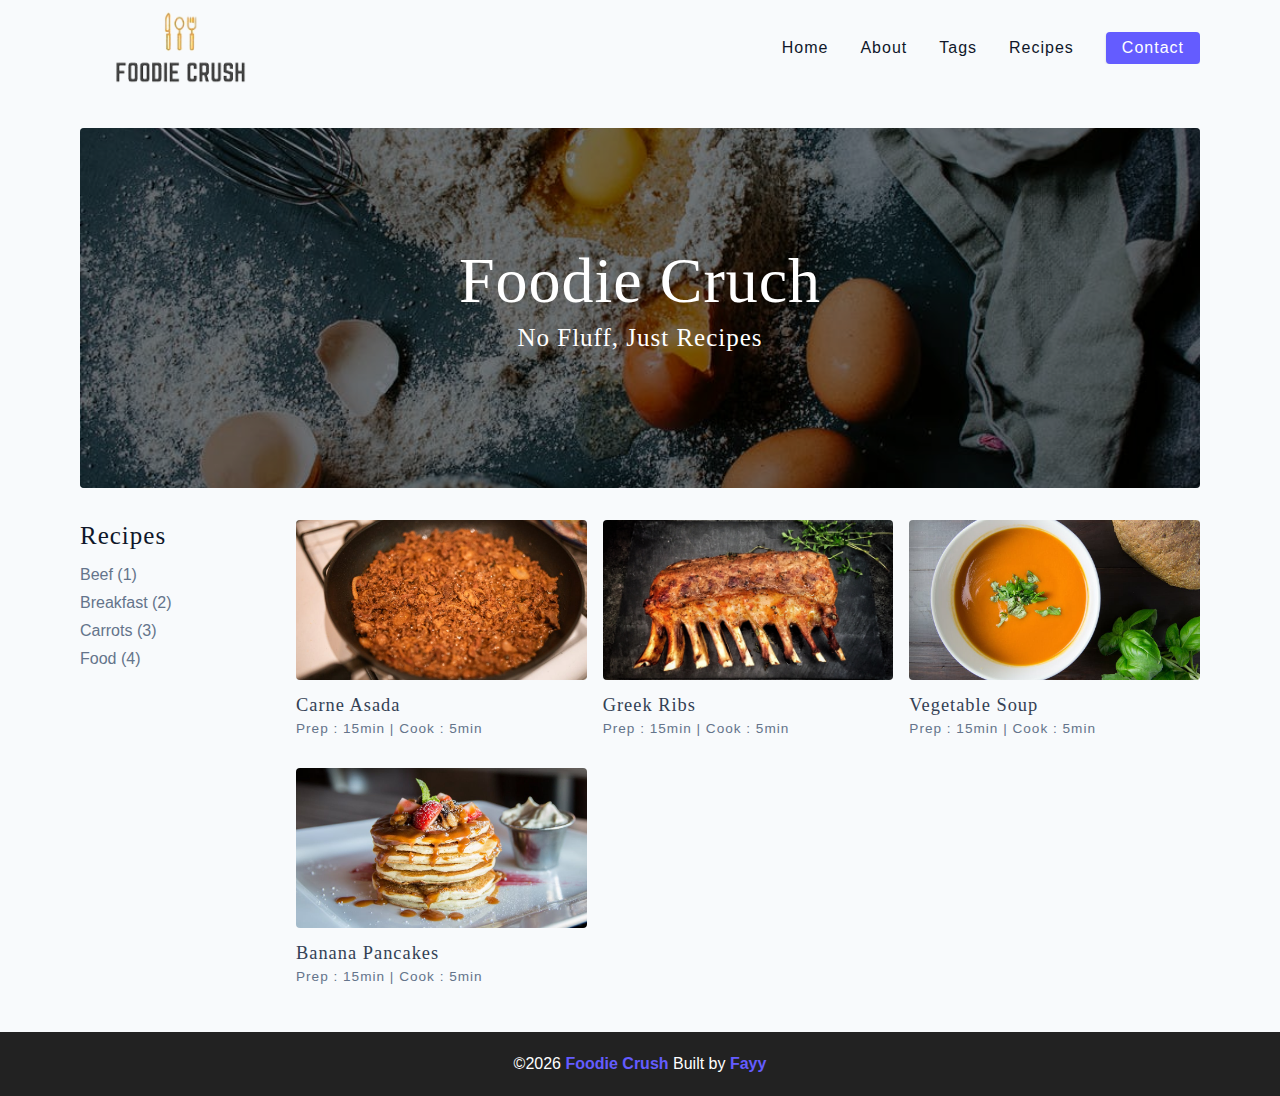
<file: index.html>
<!DOCTYPE html>
<html lang="en">
  <head>
    <meta charset="UTF-8">
    <meta http-equiv="X-UA-Compatible" content="IE=edge">
    <meta name="viewport" content="width=device-width, initial-scale=1.0">
    <title>home</title>
    <!-- favicon-->
    <link rel="shortcut icon" href="assets/icon.jpg" type="image/x-icon">
    <!-- normalize-->
    <link rel="stylesheet" href="css/normalize.css">
    <!-- Google Fonts-->
    <link rel="preconnect" href="https://fonts.googleapis.com">
    <link rel="preconnect" href="https://fonts.gstatic.com" crossorigin="">
    <link href="https://fonts.googleapis.com/css2?family=Roboto:wght@400;500;700;900&amp;display=swap" rel="stylesheet">
    <!-- font-awesome-->
    <link rel="stylesheet" href="https://cdnjs.cloudflare.com/ajax/libs/font-awesome/5.14.0/css/all.min.css">
    <!-- main css-->
    <link rel="stylesheet" href="css/main.css">
  </head>
</html>
<body> 
  <nav class="navbar"> 
    <div class="nav-center"> 
      <div class="nav-header"><a class="nav-logo" href="index.html"><img src="./assets/logo.png" alt="Foodie"></a>
        <button class="nav-btn btn"><i class="fas fa-bars"></i></button>
      </div>
      <div class="nav-links"> <a class="nav-link" href="index.html">Home </a><a class="nav-link" href="about.html">About </a><a class="nav-link" href="tags.html">Tags</a><a class="nav-link" href="recipes.html">Recipes</a>
        <div class="nav-link contact-link"><a class="btn" href="contact.html">contact</a></div>
      </div>
    </div>
  </nav>
  <main class="page"> 
    <header class="hero"> 
      <div class="hero-container"> 
        <div class="hero-text"> 
          <h1>Foodie Cruch</h1>
          <h4>no fluff, just recipes </h4>
        </div>
      </div>
    </header>
    <section class="recipes-container">
      <div class="tags-container"> 
        <h4>recipes</h4>
        <div class="tags-list"> <a href="tag-template.html">Beef (1) </a><a href="tag-template.html">Breakfast (2) </a><a href="tag-template.html">Carrots (3) </a><a href="tag-template.html">Food (4) </a>
        </div>
      </div>
      <div class="recipes-list"><a class="recipe" href="single-recipe.html"><img class="img recipe-img" loading="lazy" src="assets/recipes/recipe-1.webp" alt=""/>
          <h5>Carne Asada</h5>
          <p>Prep : 15min | Cook : 5min</p></a><a class="recipe" href="single-recipe.html"><img class="img recipe-img" loading="lazy" src="assets/recipes/recipe-2.webp" alt=""/>
          <h5>Greek Ribs</h5>
          <p>Prep : 15min | Cook : 5min</p></a><a class="recipe" href="single-recipe.html"><img class="img recipe-img" loading="lazy" src="assets/recipes/recipe-3.webp" alt=""/>
          <h5>Vegetable Soup</h5>
          <p>Prep : 15min | Cook : 5min</p></a><a class="recipe" href="single-recipe.html"><img class="img recipe-img" loading="lazy" src="assets/recipes/recipe-4.webp" alt=""/>
          <h5>Banana Pancakes</h5>
          <p>Prep : 15min | Cook : 5min</p></a>
      </div>
    </section>
  </main>
  <footer class="page-footer"> 
    <p>
       &copy;<span id="date"></span><span class="footer-logo"> Foodie Crush </span> Built by <a href="https://github.com/Nyctophilus">Fayy</a></p>
  </footer>
  <script src="js/app.js"></script>
</body>
</file>
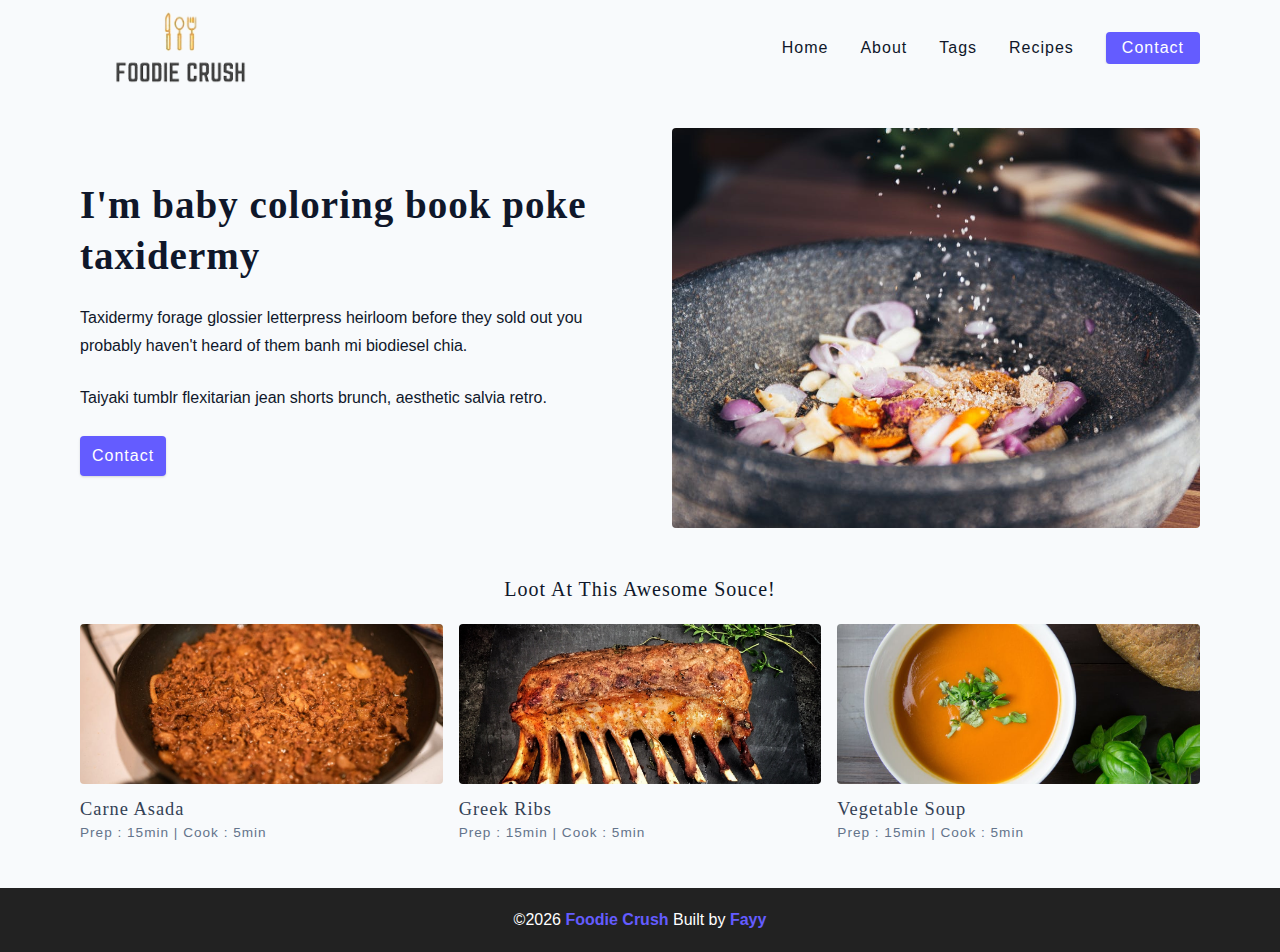
<file: about.html>
<!DOCTYPE html>
<html lang="en">
  <head>
    <meta charset="UTF-8">
    <meta http-equiv="X-UA-Compatible" content="IE=edge">
    <meta name="viewport" content="width=device-width, initial-scale=1.0">
    <title>About Us</title>
    <!-- favicon-->
    <link rel="shortcut icon" href="assets/icon.jpg" type="image/x-icon">
    <!-- normalize-->
    <link rel="stylesheet" href="css/normalize.css">
    <!-- Google Fonts-->
    <link rel="preconnect" href="https://fonts.googleapis.com">
    <link rel="preconnect" href="https://fonts.gstatic.com" crossorigin="">
    <link href="https://fonts.googleapis.com/css2?family=Roboto:wght@400;500;700;900&amp;display=swap" rel="stylesheet">
    <!-- font-awesome-->
    <link rel="stylesheet" href="https://cdnjs.cloudflare.com/ajax/libs/font-awesome/5.14.0/css/all.min.css">
    <!-- main css-->
    <link rel="stylesheet" href="css/main.css">
  </head>
</html>
<body> 
  <nav class="navbar"> 
    <div class="nav-center"> 
      <div class="nav-header"><a class="nav-logo" href="index.html"><img src="./assets/logo.png" alt="Foodie"></a>
        <button class="nav-btn btn"><i class="fas fa-bars"></i></button>
      </div>
      <div class="nav-links"> <a class="nav-link" href="index.html">Home </a><a class="nav-link" href="about.html">About </a><a class="nav-link" href="tags.html">Tags</a><a class="nav-link" href="recipes.html">Recipes</a>
        <div class="nav-link contact-link"><a class="btn" href="contact.html">contact</a></div>
      </div>
    </div>
  </nav>
  <main class="page"> 
    <section class="about-page"> 
      <article> 
        <h2>I'm baby coloring book poke taxidermy</h2>
        <p>Taxidermy forage glossier letterpress heirloom before they sold out you probably haven't heard of them banh mi biodiesel chia.</p>
        <p>Taiyaki tumblr flexitarian jean shorts brunch, aesthetic salvia retro.</p><a class="btn" href="contact.html">contact</a>
      </article><img class="img about-img" alt="Person Pouring Salt in Bowl" src="assets/about.webp">
    </section>
    <section class="featured-recipes"> 
      <h5 class="featured-title">Loot At This Awesome souce! </h5>
      <div class="recipes-list"> <a class="recipe" href="single-recipe.html"><img class="img recipe-img" loading="lazy" src="assets/recipes/recipe-1.webp" alt=""/>
          <h5>Carne Asada</h5>
          <p>Prep : 15min | Cook : 5min</p></a><a class="recipe" href="single-recipe.html"><img class="img recipe-img" loading="lazy" src="assets/recipes/recipe-2.webp" alt=""/>
          <h5>Greek Ribs</h5>
          <p>Prep : 15min | Cook : 5min</p></a><a class="recipe" href="single-recipe.html"><img class="img recipe-img" loading="lazy" src="assets/recipes/recipe-3.webp" alt=""/>
          <h5>Vegetable Soup</h5>
          <p>Prep : 15min | Cook : 5min</p></a>
      </div>
    </section>
  </main>
  <footer class="page-footer"> 
    <p>
       &copy;<span id="date"></span><span class="footer-logo"> Foodie Crush </span> Built by <a href="https://github.com/Nyctophilus">Fayy</a></p>
  </footer>
  <script src="js/app.js"></script>
</body>
</file>
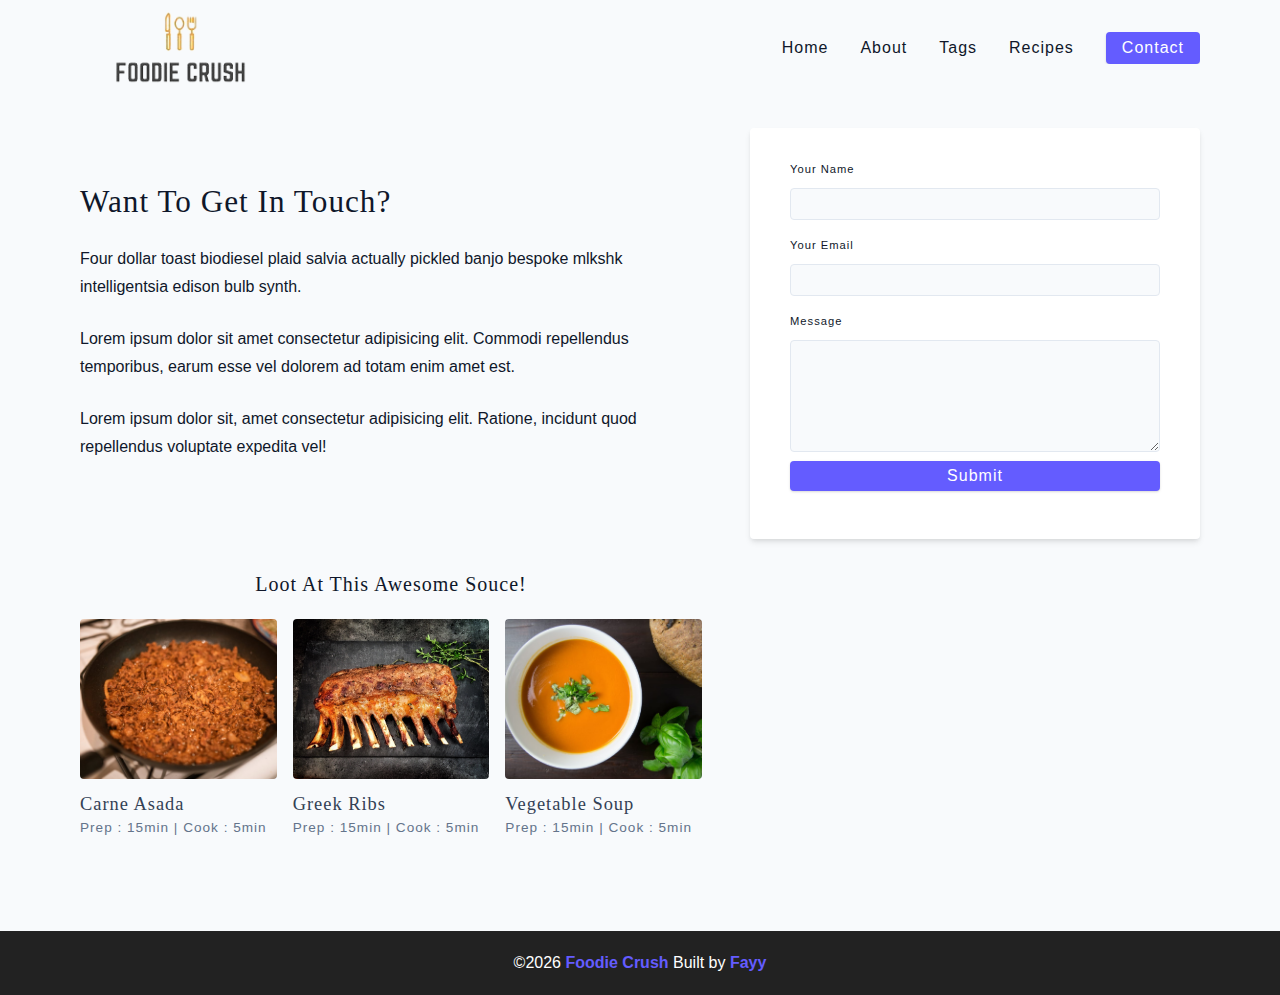
<file: contact.html>
<!DOCTYPE html>
<html lang="en">
  <head>
    <meta charset="UTF-8">
    <meta http-equiv="X-UA-Compatible" content="IE=edge">
    <meta name="viewport" content="width=device-width, initial-scale=1.0">
    <title>Contact</title>
    <!-- favicon-->
    <link rel="shortcut icon" href="assets/icon.jpg" type="image/x-icon">
    <!-- normalize-->
    <link rel="stylesheet" href="css/normalize.css">
    <!-- Google Fonts-->
    <link rel="preconnect" href="https://fonts.googleapis.com">
    <link rel="preconnect" href="https://fonts.gstatic.com" crossorigin="">
    <link href="https://fonts.googleapis.com/css2?family=Roboto:wght@400;500;700;900&amp;display=swap" rel="stylesheet">
    <!-- font-awesome-->
    <link rel="stylesheet" href="https://cdnjs.cloudflare.com/ajax/libs/font-awesome/5.14.0/css/all.min.css">
    <!-- main css-->
    <link rel="stylesheet" href="css/main.css">
  </head>
</html>
<body> 
  <nav class="navbar"> 
    <div class="nav-center"> 
      <div class="nav-header"><a class="nav-logo" href="index.html"><img src="./assets/logo.png" alt="Foodie"></a>
        <button class="nav-btn btn"><i class="fas fa-bars"></i></button>
      </div>
      <div class="nav-links"> <a class="nav-link" href="index.html">Home </a><a class="nav-link" href="about.html">About </a><a class="nav-link" href="tags.html">Tags</a><a class="nav-link" href="recipes.html">Recipes</a>
        <div class="nav-link contact-link"><a class="btn" href="contact.html">contact</a></div>
      </div>
    </div>
  </nav>
  <main class="page"> 
    <section class="contact-container">
      <article class="contact-info">
        <h3>Want To Get In Touch?</h3>
        <p>Four dollar toast biodiesel plaid salvia actually pickled banjo bespoke mlkshk intelligentsia edison bulb synth.</p>
        <p>Lorem ipsum dolor sit amet consectetur adipisicing elit. Commodi repellendus temporibus, earum esse vel dolorem ad totam enim amet est.</p>
        <p>Lorem ipsum dolor sit, amet consectetur adipisicing elit. Ratione, incidunt quod repellendus voluptate expedita vel!</p>
      </article>
      <article> 
        <form class="form contact-form">
          <div class="form-row"> 
            <label class="form-label" html="name">your name </label>
            <input class="form-input" id="name" type="text" name="name"/>
          </div>
          <div class="form-row"> 
            <label class="form-label" html="email">your email </label>
            <input class="form-input" id="email" type="text" name="email"/>
          </div>
          <div class="form-row"> 
            <label class="form-label" html="message">Message</label>
            <textarea class="form-textarea" id="message" name="message"></textarea>
            <button class="btn btn-block" type="submit">submit</button>
          </div>
        </form>
      </article>
      <section class="featured-recipes"> 
        <h5 class="featured-title">Loot At This Awesome souce! </h5>
        <div class="recipes-list"> <a class="recipe" href="single-recipe.html"><img class="img recipe-img" loading="lazy" src="assets/recipes/recipe-1.webp" alt=""/>
            <h5>Carne Asada</h5>
            <p>Prep : 15min | Cook : 5min</p></a><a class="recipe" href="single-recipe.html"><img class="img recipe-img" loading="lazy" src="assets/recipes/recipe-2.webp" alt=""/>
            <h5>Greek Ribs</h5>
            <p>Prep : 15min | Cook : 5min</p></a><a class="recipe" href="single-recipe.html"><img class="img recipe-img" loading="lazy" src="assets/recipes/recipe-3.webp" alt=""/>
            <h5>Vegetable Soup</h5>
            <p>Prep : 15min | Cook : 5min</p></a>
        </div>
      </section>
    </section>
  </main>
  <footer class="page-footer"> 
    <p>
       &copy;<span id="date"></span><span class="footer-logo"> Foodie Crush </span> Built by <a href="https://github.com/Nyctophilus">Fayy</a></p>
  </footer>
  <script src="js/app.js"></script>
</body>
</file>
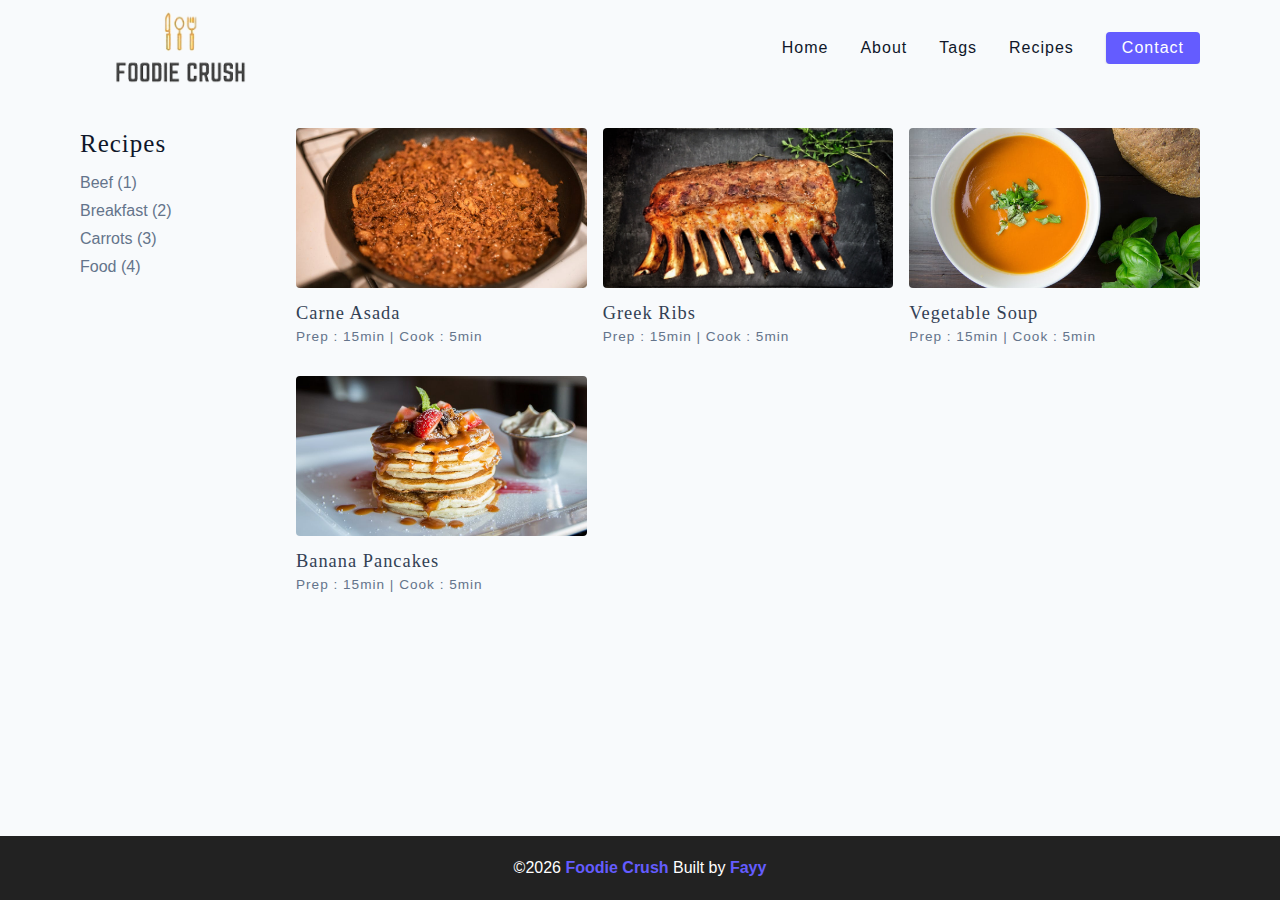
<file: recipes.html>
<!DOCTYPE html>
<html lang="en">
  <head>
    <meta charset="UTF-8">
    <meta http-equiv="X-UA-Compatible" content="IE=edge">
    <meta name="viewport" content="width=device-width, initial-scale=1.0">
    <title>Recipes</title>
    <!-- favicon-->
    <link rel="shortcut icon" href="assets/icon.jpg" type="image/x-icon">
    <!-- normalize-->
    <link rel="stylesheet" href="css/normalize.css">
    <!-- Google Fonts-->
    <link rel="preconnect" href="https://fonts.googleapis.com">
    <link rel="preconnect" href="https://fonts.gstatic.com" crossorigin="">
    <link href="https://fonts.googleapis.com/css2?family=Roboto:wght@400;500;700;900&amp;display=swap" rel="stylesheet">
    <!-- font-awesome-->
    <link rel="stylesheet" href="https://cdnjs.cloudflare.com/ajax/libs/font-awesome/5.14.0/css/all.min.css">
    <!-- main css-->
    <link rel="stylesheet" href="css/main.css">
  </head>
</html>
<body> 
  <nav class="navbar"> 
    <div class="nav-center"> 
      <div class="nav-header"><a class="nav-logo" href="index.html"><img src="./assets/logo.png" alt="Foodie"></a>
        <button class="nav-btn btn"><i class="fas fa-bars"></i></button>
      </div>
      <div class="nav-links"> <a class="nav-link" href="index.html">Home </a><a class="nav-link" href="about.html">About </a><a class="nav-link" href="tags.html">Tags</a><a class="nav-link" href="recipes.html">Recipes</a>
        <div class="nav-link contact-link"><a class="btn" href="contact.html">contact</a></div>
      </div>
    </div>
  </nav>
  <main class="page">
    <section class="recipes-container">
      <div class="tags-container"> 
        <h4>recipes</h4>
        <div class="tags-list"> <a href="tag-template.html">Beef (1) </a><a href="tag-template.html">Breakfast (2) </a><a href="tag-template.html">Carrots (3) </a><a href="tag-template.html">Food (4) </a>
        </div>
      </div>
      <div class="recipes-list"><a class="recipe" href="single-recipe.html"><img class="img recipe-img" loading="lazy" src="assets/recipes/recipe-1.webp" alt=""/>
          <h5>Carne Asada</h5>
          <p>Prep : 15min | Cook : 5min</p></a><a class="recipe" href="single-recipe.html"><img class="img recipe-img" loading="lazy" src="assets/recipes/recipe-2.webp" alt=""/>
          <h5>Greek Ribs</h5>
          <p>Prep : 15min | Cook : 5min</p></a><a class="recipe" href="single-recipe.html"><img class="img recipe-img" loading="lazy" src="assets/recipes/recipe-3.webp" alt=""/>
          <h5>Vegetable Soup</h5>
          <p>Prep : 15min | Cook : 5min</p></a><a class="recipe" href="single-recipe.html"><img class="img recipe-img" loading="lazy" src="assets/recipes/recipe-4.webp" alt=""/>
          <h5>Banana Pancakes</h5>
          <p>Prep : 15min | Cook : 5min</p></a>
      </div>
    </section>
  </main>
  <footer class="page-footer"> 
    <p>
       &copy;<span id="date"></span><span class="footer-logo"> Foodie Crush </span> Built by <a href="https://github.com/Nyctophilus">Fayy</a></p>
  </footer>
  <script src="js/app.js"></script>
</body>
</file>
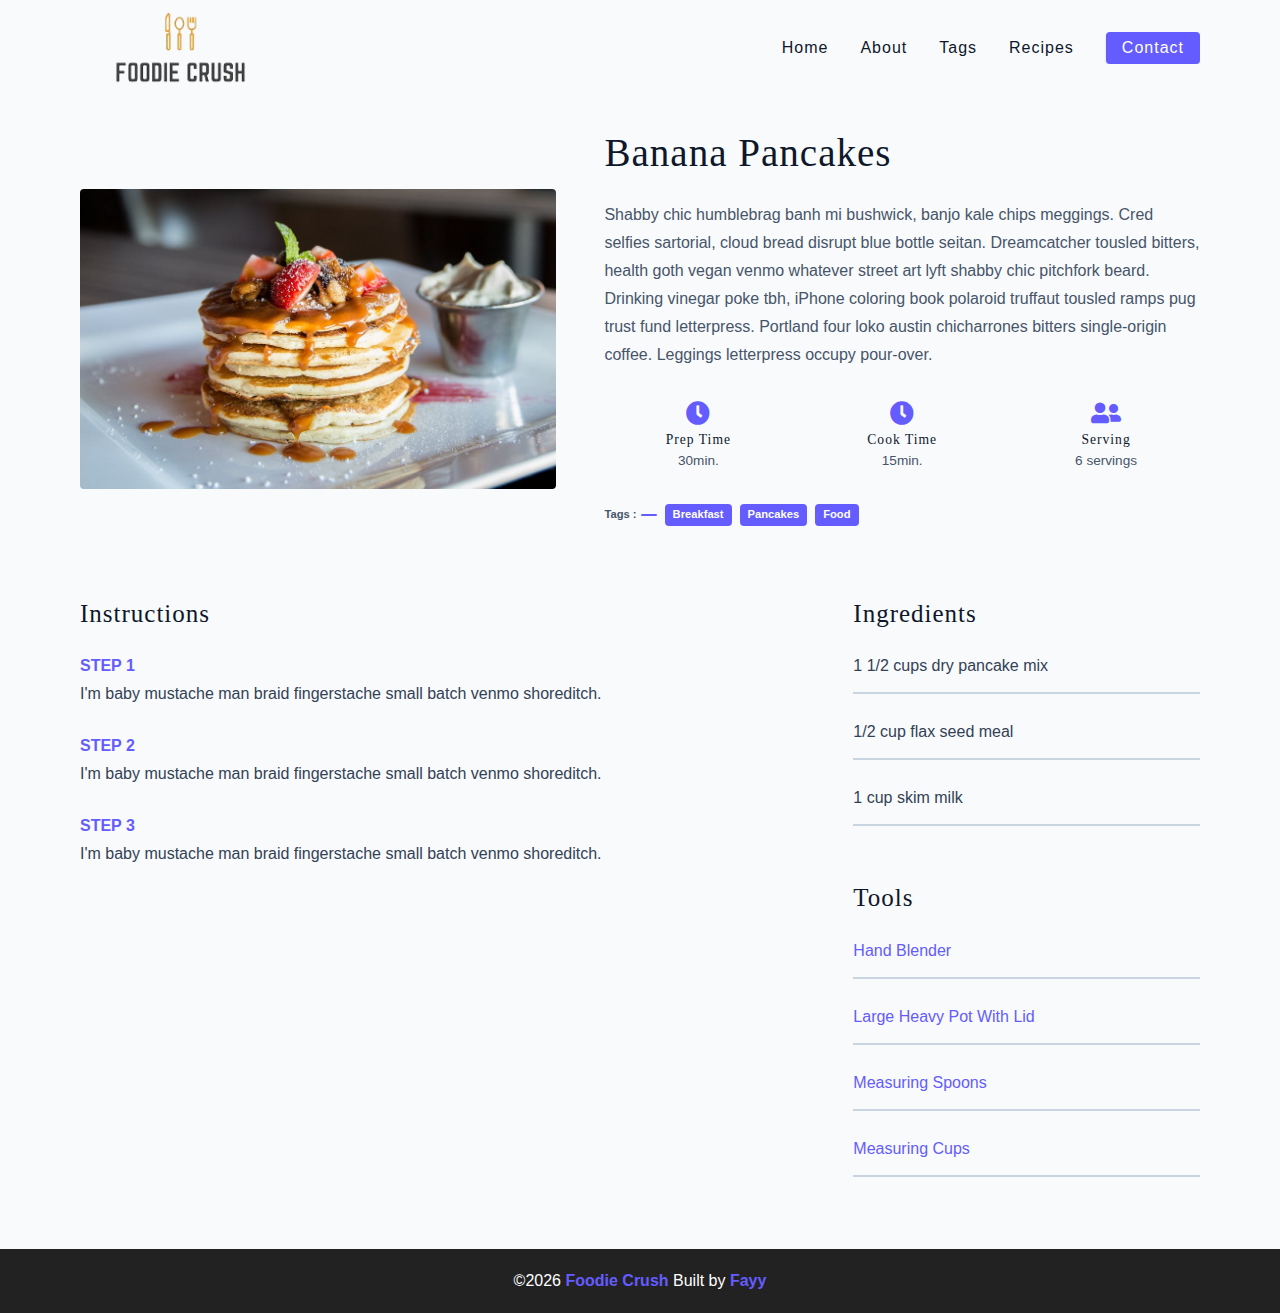
<file: single-recipe.html>
<!DOCTYPE html>
<html lang="en">
  <head>
    <meta charset="UTF-8">
    <meta http-equiv="X-UA-Compatible" content="IE=edge">
    <meta name="viewport" content="width=device-width, initial-scale=1.0">
    <title>Single Recipe</title>
    <!-- favicon-->
    <link rel="shortcut icon" href="assets/icon.jpg" type="image/x-icon">
    <!-- normalize-->
    <link rel="stylesheet" href="css/normalize.css">
    <!-- Google Fonts-->
    <link rel="preconnect" href="https://fonts.googleapis.com">
    <link rel="preconnect" href="https://fonts.gstatic.com" crossorigin="">
    <link href="https://fonts.googleapis.com/css2?family=Roboto:wght@400;500;700;900&amp;display=swap" rel="stylesheet">
    <!-- font-awesome-->
    <link rel="stylesheet" href="https://cdnjs.cloudflare.com/ajax/libs/font-awesome/5.14.0/css/all.min.css">
    <!-- main css-->
    <link rel="stylesheet" href="css/main.css">
  </head>
</html>
<body> 
  <nav class="navbar"> 
    <div class="nav-center"> 
      <div class="nav-header"><a class="nav-logo" href="index.html"><img src="./assets/logo.png" alt="Foodie"></a>
        <button class="nav-btn btn"><i class="fas fa-bars"></i></button>
      </div>
      <div class="nav-links"> <a class="nav-link" href="index.html">Home </a><a class="nav-link" href="about.html">About </a><a class="nav-link" href="tags.html">Tags</a><a class="nav-link" href="recipes.html">Recipes</a>
        <div class="nav-link contact-link"><a class="btn" href="contact.html">contact</a></div>
      </div>
    </div>
  </nav>
  <main class="page"> 
    <div class="recipe-page">
      <section class="recipe-hero"> <img class="img recipe-hero-img" src="assets/recipes/recipe-4.webp">
        <article class="recipe-info"> 
          <h2>Banana Pancakes </h2>
          <p>Shabby chic humblebrag banh mi bushwick, banjo kale chips meggings. Cred selfies sartorial, cloud bread disrupt blue bottle seitan. Dreamcatcher tousled bitters, health goth vegan venmo whatever street art lyft shabby chic pitchfork beard. Drinking vinegar poke tbh, iPhone coloring book polaroid truffaut tousled ramps pug trust fund letterpress. Portland four loko austin chicharrones bitters single-origin coffee. Leggings letterpress occupy pour-over.</p>
          <div class="recipe-icons">
            <article><i class="fas fa-clock"></i>
              <h5>prep time </h5>
              <p>30min.</p>
            </article>
            <article><i class="fas fa-clock"></i>
              <h5>cook time </h5>
              <p>15min.</p>
            </article>
            <article><i class="fas fa-user-friends"></i>
              <h5>serving</h5>
              <p>6 servings</p>
            </article>
          </div>
          <p class="recipe-tags">Tags : <a href="tag-template.html"></a><a href="tag-template.html">breakfast</a><a href="tag-template.html">pancakes</a><a href="tag-template.html">food</a></p>
        </article>
      </section>
      <section class="recipe-content">
        <article>
          <h4>instructions</h4>
          <div class="single-instruction">
            <header> 
              <p>step 1</p>
            </header>
            <p>I'm baby mustache man braid fingerstache small batch venmo shoreditch. </p>
          </div>
          <div class="single-instruction">
            <header> 
              <p>step 2</p>
            </header>
            <p>I'm baby mustache man braid fingerstache small batch venmo shoreditch. </p>
          </div>
          <div class="single-instruction">
            <header> 
              <p>step 3</p>
            </header>
            <p>I'm baby mustache man braid fingerstache small batch venmo shoreditch. </p>
          </div>
        </article>
        <article class="second-column">
          <div> 
            <h4>ingredients</h4>
            <p class="single-ingredient">1 1/2 cups dry pancake mix</p>
            <p class="single-ingredient">1/2 cup flax seed meal</p>
            <p class="single-ingredient">1 cup skim milk</p>
          </div>
          <div> 
            <h4>tools</h4>
            <p class="single-tool">Hand Blender</p>
            <p class="single-tool">Large Heavy Pot With Lid</p>
            <p class="single-tool">Measuring Spoons</p>
            <p class="single-tool">Measuring Cups</p>
          </div>
        </article>
      </section>
    </div>
  </main>
  <footer class="page-footer"> 
    <p>
       &copy;<span id="date"></span><span class="footer-logo"> Foodie Crush </span> Built by <a href="https://github.com/Nyctophilus">Fayy</a></p>
  </footer>
  <script src="js/app.js"></script>
</body>
</file>
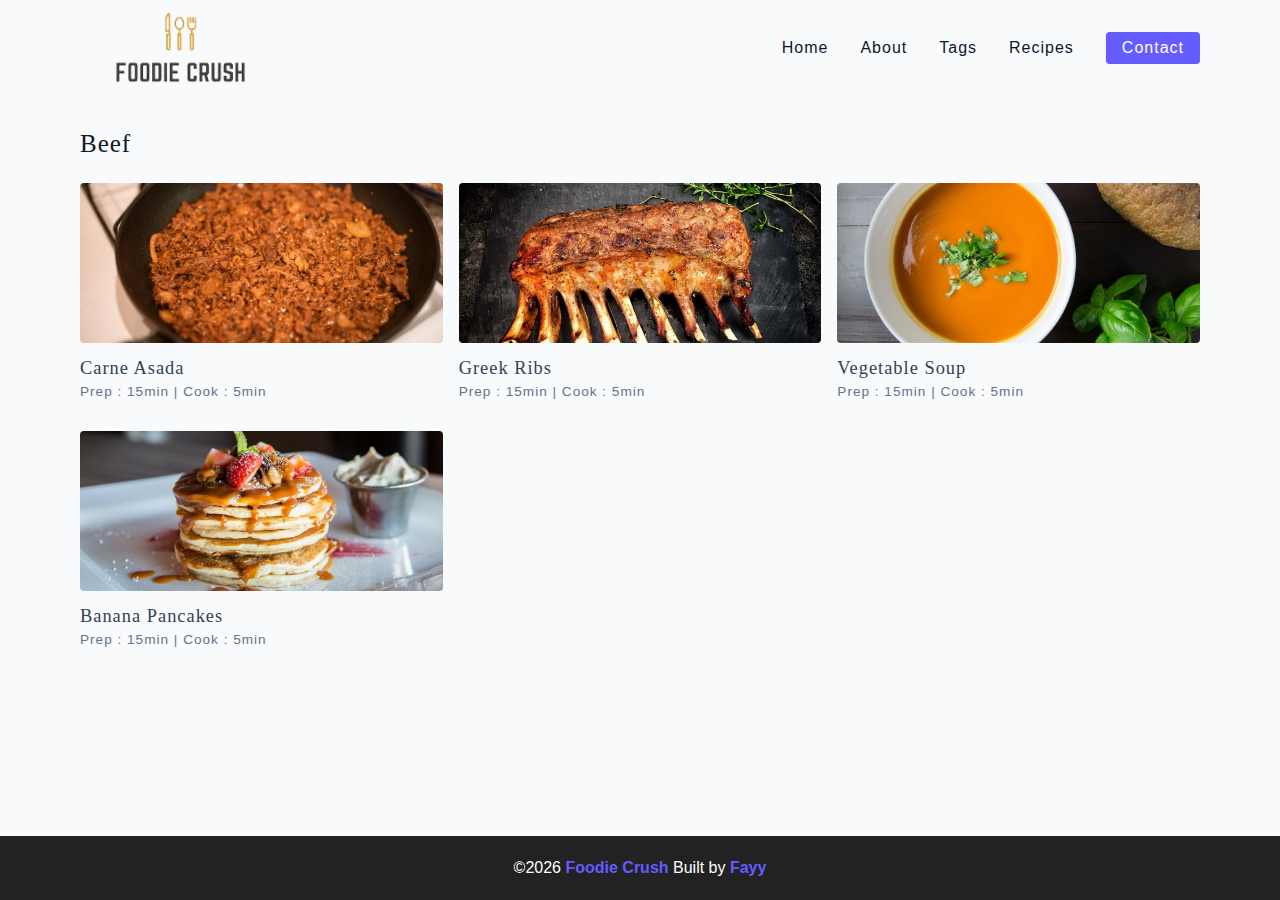
<file: tag-template.html>
<!DOCTYPE html>
<html lang="en">
  <head>
    <meta charset="UTF-8">
    <meta http-equiv="X-UA-Compatible" content="IE=edge">
    <meta name="viewport" content="width=device-width, initial-scale=1.0">
    <title>home</title>
    <!-- favicon-->
    <link rel="shortcut icon" href="assets/icon.jpg" type="image/x-icon">
    <!-- normalize-->
    <link rel="stylesheet" href="css/normalize.css">
    <!-- Google Fonts-->
    <link rel="preconnect" href="https://fonts.googleapis.com">
    <link rel="preconnect" href="https://fonts.gstatic.com" crossorigin="">
    <link href="https://fonts.googleapis.com/css2?family=Roboto:wght@400;500;700;900&amp;display=swap" rel="stylesheet">
    <!-- font-awesome-->
    <link rel="stylesheet" href="https://cdnjs.cloudflare.com/ajax/libs/font-awesome/5.14.0/css/all.min.css">
    <!-- main css-->
    <link rel="stylesheet" href="css/main.css">
  </head>
</html>
<body> 
  <nav class="navbar"> 
    <div class="nav-center"> 
      <div class="nav-header"><a class="nav-logo" href="index.html"><img src="./assets/logo.png" alt="Foodie"></a>
        <button class="nav-btn btn"><i class="fas fa-bars"></i></button>
      </div>
      <div class="nav-links"> <a class="nav-link" href="index.html">Home </a><a class="nav-link" href="about.html">About </a><a class="nav-link" href="tags.html">Tags</a><a class="nav-link" href="recipes.html">Recipes</a>
        <div class="nav-link contact-link"><a class="btn" href="contact.html">contact</a></div>
      </div>
    </div>
  </nav>
  <main class="page">
    <div class="featured-recipes"> 
      <h4>Beef</h4>
      <div class="recipes-list"><a class="recipe" href="single-recipe.html"><img class="img recipe-img" loading="lazy" src="assets/recipes/recipe-1.webp" alt=""/>
          <h5>Carne Asada</h5>
          <p>Prep : 15min | Cook : 5min</p></a><a class="recipe" href="single-recipe.html"><img class="img recipe-img" loading="lazy" src="assets/recipes/recipe-2.webp" alt=""/>
          <h5>Greek Ribs</h5>
          <p>Prep : 15min | Cook : 5min</p></a><a class="recipe" href="single-recipe.html"><img class="img recipe-img" loading="lazy" src="assets/recipes/recipe-3.webp" alt=""/>
          <h5>Vegetable Soup</h5>
          <p>Prep : 15min | Cook : 5min</p></a><a class="recipe" href="single-recipe.html"><img class="img recipe-img" loading="lazy" src="assets/recipes/recipe-4.webp" alt=""/>
          <h5>Banana Pancakes</h5>
          <p>Prep : 15min | Cook : 5min</p></a>
      </div>
    </div>
  </main>
  <footer class="page-footer"> 
    <p>
       &copy;<span id="date"></span><span class="footer-logo"> Foodie Crush </span> Built by <a href="https://github.com/Nyctophilus">Fayy</a></p>
  </footer>
  <script src="js/app.js"></script>
</body>
</file>
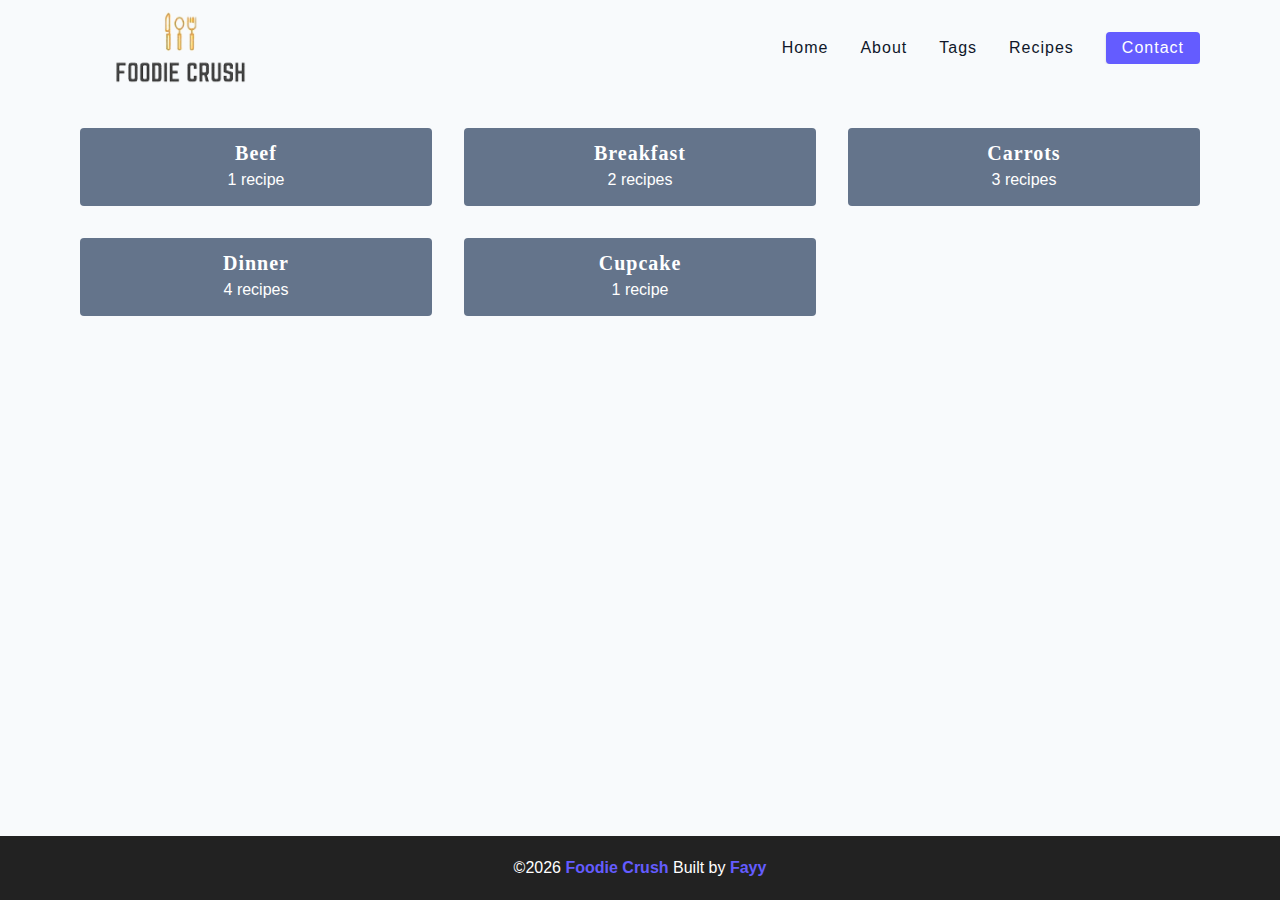
<file: tags.html>
<!DOCTYPE html>
<html lang="en">
  <head>
    <meta charset="UTF-8">
    <meta http-equiv="X-UA-Compatible" content="IE=edge">
    <meta name="viewport" content="width=device-width, initial-scale=1.0">
    <title>Tags</title>
    <!-- favicon-->
    <link rel="shortcut icon" href="assets/icon.jpg" type="image/x-icon">
    <!-- normalize-->
    <link rel="stylesheet" href="css/normalize.css">
    <!-- Google Fonts-->
    <link rel="preconnect" href="https://fonts.googleapis.com">
    <link rel="preconnect" href="https://fonts.gstatic.com" crossorigin="">
    <link href="https://fonts.googleapis.com/css2?family=Roboto:wght@400;500;700;900&amp;display=swap" rel="stylesheet">
    <!-- font-awesome-->
    <link rel="stylesheet" href="https://cdnjs.cloudflare.com/ajax/libs/font-awesome/5.14.0/css/all.min.css">
    <!-- main css-->
    <link rel="stylesheet" href="css/main.css">
  </head>
</html>
<body> 
  <nav class="navbar"> 
    <div class="nav-center"> 
      <div class="nav-header"><a class="nav-logo" href="index.html"><img src="./assets/logo.png" alt="Foodie"></a>
        <button class="nav-btn btn"><i class="fas fa-bars"></i></button>
      </div>
      <div class="nav-links"> <a class="nav-link" href="index.html">Home </a><a class="nav-link" href="about.html">About </a><a class="nav-link" href="tags.html">Tags</a><a class="nav-link" href="recipes.html">Recipes</a>
        <div class="nav-link contact-link"><a class="btn" href="contact.html">contact</a></div>
      </div>
    </div>
  </nav>
  <main class="page">
    <section class="tags-wrapper"> <a class="tag" href="tag-template.html">
        <h5>beef </h5>
        <p>1 recipe</p></a><a class="tag" href="tag-template.html">
        <h5>breakfast </h5>
        <p>2 recipes</p></a><a class="tag" href="tag-template.html">
        <h5>carrots </h5>
        <p>3 recipes</p></a><a class="tag" href="tag-template.html">
        <h5>dinner </h5>
        <p>4 recipes</p></a><a class="tag" href="tag-template.html">
        <h5>cupcake </h5>
        <p>1 recipe</p></a>
    </section>
  </main>
  <footer class="page-footer"> 
    <p>
       &copy;<span id="date"></span><span class="footer-logo"> Foodie Crush </span> Built by <a href="https://github.com/Nyctophilus">Fayy</a></p>
  </footer>
  <script src="js/app.js"></script>
</body>
</file>
<file: css/main.css>
*,
::after,
::before {
  box-sizing: border-box;
}
html {
  scroll-behavior: smooth;
}
:root {
  /* colors */
  --primary-200: #c1beff;
  --primary-500: #645cff;
  --primary-700: #3c3799;

  /* grey */
  --grey-50: #f8fafc;
  --grey-200: #e2e8f0;
  --grey-300: #cbd5e1;
  --grey-400: #94a3b8;
  --grey-500: #64748b;
  --grey-600: #475569;
  --grey-700: #334155;
  --grey-900: #0f172a;
  --black: #222;
  --white: #fff;
  --red-light: #f8d7da;
  --red-dark: #842029;
  --green-light: #d1e7dd;
  --green-dark: #0f5132;

  /* fonts  */
  --headingFont: cursive;
  --bodyFont: "Nunito", sans-serif;
  --smallText: 0.7em;

  --backgroundColor: var(--grey-50);
  --textColor: var(--grey-900);
  --borderRadius: 0.25rem;
  --letterSpacing: 1px;
  --transition: 0.3s ease-in-out all;
  --max-width: 1120px;
  --fixed-width: 600px;

  /* box shadow*/
  --shadow-1: 0 1px 3px 0 rgba(0, 0, 0, 0.1),
    0 1px 2px 0 rgba(0, 0, 0, 0.06);
  --shadow-2: 0 4px 6px -1px rgba(0, 0, 0, 0.1),
    0 2px 4px -1px rgba(0, 0, 0, 0.06);
  --shadow-3: 0 10px 15px -3px rgba(0, 0, 0, 0.1),
    0 4px 6px -2px rgba(0, 0, 0, 0.05);
}

body {
  background: var(--backgroundColor);
  font-family: var(--bodyFont);
  font-weight: 400;
  line-height: 1.75;
  color: var(--textColor);
}

p {
  margin-top: 0;
  margin-bottom: 1.5rem;
  max-width: 40em;
}

h1,
h2,
h3,
h4,
h5 {
  margin: 0;
  margin-bottom: 1.38rem;
  font-family: var(--headingFont);
  font-weight: 400;
  line-height: 1.3;
  text-transform: capitalize;
  letter-spacing: var(--letterSpacing);
}

h1 {
  margin-top: 0;
  font-size: 3.052rem;
}

h2 {
  font-size: 2.441rem;
}

h3 {
  font-size: 1.953rem;
}

h4 {
  font-size: 1.563rem;
}

h5 {
  font-size: 1.25rem;
}

small,
.text-small {
  font-size: var(--smallText);
}

a {
  text-decoration: none;
}
ul {
  list-style-type: none;
  padding: 0;
}

.img {
  width: 100%;
  display: block;
  object-fit: cover;
}
/* buttons */

.btn {
  cursor: pointer;
  color: var(--white);
  background: var(--primary-500);
  border: transparent;
  border-radius: var(--borderRadius);
  letter-spacing: var(--letterSpacing);
  padding: 0.375rem 0.75rem;
  box-shadow: var(--shadow-1);
  transition: var(--transtion);
  text-transform: capitalize;
  display: inline-block;
}
.btn:hover {
  background: var(--primary-700);
  box-shadow: var(--shadow-3);
}
.btn-hipster {
  color: var(--primary-500);
  background: var(--primary-200);
}
.btn-hipster:hover {
  color: var(--primary-200);
  background: var(--primary-700);
}
.btn-block {
  width: 100%;
}

/* alerts */
.alert {
  padding: 0.375rem 0.75rem;
  margin-bottom: 1rem;
  border-color: transparent;
  border-radius: var(--borderRadius);
}

.alert-danger {
  color: var(--red-dark);
  background: var(--red-light);
}
.alert-success {
  color: var(--green-dark);
  background: var(--green-light);
}
/* form */

.form {
  width: 90vw;
  max-width: var(--fixed-width);
  background: var(--white);
  border-radius: var(--borderRadius);
  box-shadow: var(--shadow-2);
  padding: 2rem 2.5rem;
  margin: 3rem auto;
}
.form-label {
  display: block;
  font-size: var(--smallText);
  margin-bottom: 0.5rem;
  text-transform: capitalize;
  letter-spacing: var(--letterSpacing);
}
.form-input,
.form-textarea {
  width: 100%;
  padding: 0.375rem 0.75rem;
  border-radius: var(--borderRadius);
  background: var(--backgroundColor);
  border: 1px solid var(--grey-200);
}

.form-row {
  margin-bottom: 1rem;
}

.form-textarea {
  height: 7rem;
}
::placeholder {
  font-family: inherit;
  color: var(--grey-400);
}
.form-alert {
  color: var(--red-dark);
  letter-spacing: var(--letterSpacing);
  text-transform: capitalize;
}
/* alert */

@keyframes spinner {
  to {
    transform: rotate(360deg);
  }
}

.loading {
  width: 6rem;
  height: 6rem;
  border: 5px solid var(--grey-400);
  border-radius: 50%;
  border-top-color: var(--primary-500);
  animation: spinner 0.6s linear infinite;
}
.loading {
  margin: 0 auto;
}
/* title */

.title {
  text-align: center;
}

.title-underline {
  background: var(--primary-500);
  width: 7rem;
  height: 0.25rem;
  margin: 0 auto;
  margin-top: -1rem;
}

/*
=============== 
Navbar
===============
*/

.navbar {
  display: flex;
  align-items: center;
  justify-content: center;
}
.nav-center {
  width: 90vw;
  max-width: var(--max-width);
}
.nav-header {
  height: 6rem;
  display: flex;
  justify-content: space-between;
  align-items: center;
}
.nav-header img {
  width: 200px;
  border-radius: 20px;
}
.nav-logo {
  display: flex;
  align-items: flex-end;
}

.nav-btn {
  padding: 0.15rem 0.75rem;
  display: grid;
}
.nav-btn i {
  font-size: 1.25rem;
}
.nav-links {
  height: 0;
  overflow: hidden;
  display: flex;
  flex-direction: column;
  transition: var(--transition);
}
.show-links {
  height: 26rem;
}

.nav-link {
  display: block;
  text-align: center;
  font-size: 1.25rem;
  text-transform: capitalize;
  color: var(--grey-900);
  letter-spacing: var(--letterSpacing);
  padding: 1rem 0;
  border-top: 1px solid var(--grey-500);
  transition: var(--transition);
}
.nav-link:hover {
  color: var(--primary-500);
}

.contact-link a {
  padding: 0.15rem 1rem;
}

@media screen and (min-width: 992px) {
  .navbar {
    height: 6rem;
  }
  .nav-center {
    display: flex;
    align-items: center;
    justify-content: space-between;
  }
  .nav-header {
    padding: 0;
    margin-right: 2rem;
    height: auto;
  }

  .nav-btn {
    display: none;
  }
  .nav-links {
    height: auto !important;
    flex-direction: row;
    align-items: center;
    gap: 2rem;
  }
  .nav-link {
    padding: 0;
    border-top: none;
    font-size: 1rem;
  }
  .contact-link {
    margin-right: 0;
    margin-left: auto;
  }
}
/*
=============== 
Page
===============
*/

.page {
  width: 90vw;
  max-width: var(--max-width);
  margin: 0 auto;
}
.page {
  padding-top: 2rem;
  min-height: calc(100vh - (6rem + 4rem));
}
/*
=============== 
Footer
===============
*/

.page-footer {
  text-align: center;
  height: 4rem;
  display: flex;
  align-items: center;
  justify-content: center;
  background: var(--black);
  color: var(--white);
}
.page-footer h5 {
  margin-top: 0;
  margin-bottom: 0;
}
.page-footer p {
  margin-bottom: 0;
}
.page-footer .footer-logo,
.page-footer a,
.uni {
  color: var(--primary-500);
  font-weight: bold;
}
/*
=============== 
Hero
===============
*/

.hero {
  height: 40vh;
  position: relative;
  margin-bottom: 2rem;
  background: url("../assets/main.webp") center/cover
    no-repeat;
  border-radius: var(--borderRadius);
}
.hero-container {
  position: absolute;
  top: 0;
  left: 0;
  width: 100%;
  height: 100%;
  display: flex;
  align-items: center;
  justify-content: center;
  background: rgba(0, 0, 0, 0.4);
  border-radius: var(--borderRadius);
}
.hero-text {
  color: var(--white);
  text-align: center;
}

@media only screen and (min-width: 768px) {
  .hero-text h1 {
    font-size: 4rem;
    margin-bottom: 0;
  }
}

.ar {
  text-align: right;
}
/*
=============== 
Recipes 
===============
*/

.recipes-container {
  display: grid;
  gap: 2rem 1rem;
}

.recipes-list {
  display: grid;
  gap: 2rem 1rem;
  padding-bottom: 3rem;
}
.tags-container {
  order: 1;
  display: flex;
  flex-direction: column;
  padding-bottom: 3rem;
  /* background: blue; */
}
.tags-container h4 {
  margin-bottom: 0.5rem;
  font-weight: 500;
}
.tags-list {
  display: grid;
  grid-template-columns: 1fr 1fr 1fr;
}
.tags-list a {
  text-transform: capitalize;
  display: block;
  color: var(--grey-500);
  transition: var(--transition);
}
.tags-list a:hover {
  color: var(--primary-500);
}
.recipe {
  display: block;
}
.recipe-img {
  height: 15rem;
  border-radius: var(--borderRadius);
  margin-bottom: 1rem;
}
.recipe h5 {
  margin-bottom: 0;
  margin-top: 0.25rem;
  line-height: 1;
  color: var(--grey-700);
}
.recipe p {
  margin-bottom: 0;
  line-height: 1;
  color: var(--grey-500);
  margin-top: 0.5rem;
  letter-spacing: var(--letterSpacing);
}
@media screen and (min-width: 576px) {
  .recipes-list {
    grid-template-columns: 1fr 1fr;
  }
  .recipe-img {
    height: 10rem;
  }
}

@media screen and (min-width: 992px) {
  .recipes-container {
    grid-template-columns: 200px 1fr;
    gap: 1rem;
  }
  .recipes-list {
    grid-template-columns: 1fr 1fr;
  }

  .recipe p {
    font-size: 0.85rem;
  }
  .tags-container {
    order: 0;
    /* background: blue; */
  }
  .tags-list {
    display: grid;
    grid-template-columns: 1fr;
  }
}

@media screen and (min-width: 1200px) {
  .recipe h5 {
    font-size: 1.15rem;
  }
  .recipes-list {
    grid-template-columns: 1fr 1fr 1fr;
  }
}
/*
=============== 
Error
===============
*/
.error-page {
  text-align: center;
  padding-top: 5rem;
}
.error-page h1 {
  font-size: 9rem;
}
/*
=============== 
About Page
===============
*/

.about-page h2 {
  text-transform: none;
  font-weight: bold;
}
.about-page {
  display: grid;
  gap: 2rem 4rem;
  padding-bottom: 3rem;
}
.about-img {
  border-radius: var(--borderRadius);
  height: 300px;
}

@media screen and (min-width: 992px) {
  .about-page {
    grid-template-columns: 1fr 1fr;
    grid-template-rows: 400px;
    align-items: center;
  }
  .about-img {
    height: 100%;
  }
}

.featured-title {
  text-align: center;
}
/*
=============== 
Contact Page
===============
*/
.contact-form {
  width: 100%;
  margin: 0;
}
.contact-container {
  display: grid;
  gap: 2rem 3rem;
  padding-bottom: 3rem;
}
@media screen and (min-width: 992px) {
  .contact-container {
    grid-template-columns: 1fr 450px;
    align-items: center;
  }
}

/*
=============== 
Tags Page
===============
*/

.tags-wrapper {
  display: grid;
  gap: 2rem;
  padding-bottom: 3rem;
}
.tag {
  background: var(--grey-500);
  border-radius: var(--borderRadius);
  text-align: center;
  color: var(--white);
  transition: var(--transition);
  padding: 0.75rem 0;
}
.tag:hover {
  background: var(--primary-500);
}
.tag h5,
.tag p {
  margin-bottom: 0;
}
.tag h5 {
  font-weight: 600;
}
@media screen and (min-width: 576px) {
  .tags-wrapper {
    grid-template-columns: 1fr 1fr;
  }
}
@media screen and (min-width: 992px) {
  .tags-wrapper {
    grid-template-columns: 1fr 1fr 1fr;
  }
}

/*
=============== 
Recipe Template
===============
*/

.recipe-hero {
  display: grid;
  gap: 3rem;
}

.recipe-hero-img {
  height: 300px;
  border-radius: var(--borderRadius);
}
.recipe-info p {
  color: var(--grey-600);
}
.recipe-icons {
  display: grid;
  grid-template-columns: repeat(3, 1fr);
  gap: 1rem;
  margin: 2rem 0;
  text-align: center;
}
.recipe-icons i {
  font-size: 1.5rem;
  color: var(--primary-500);
}
.recipe-icons h5,
.recipe-icons p {
  margin-bottom: 0;
  font-size: 0.85em;
}

.recipe-icons p {
  color: var(--grey-600);
}
.recipe-tags {
  display: flex;
  align-items: center;
  flex-wrap: wrap;
  font-size: 0.7em;
  font-weight: 600;
}
.recipe-tags a {
  background: var(--primary-500);
  border-radius: var(--borderRadius);
  color: var(--white);
  padding: 0.05rem 0.5rem;
  margin: 0 0.25rem;
  text-transform: capitalize;
}
@media screen and (min-width: 992px) {
  .recipe-hero {
    grid-template-columns: 4fr 5fr;
    align-items: center;
  }
}
.recipe-content {
  padding: 3rem 0;
  display: grid;
  gap: 2rem 5rem;
}
@media screen and (min-width: 992px) {
  .recipe-content {
    grid-template-columns: 2fr 1fr;
  }
}
.single-instruction header {
  display: grid;
  grid-template-columns: auto 1fr;
  gap: 1.5rem;
  align-items: center;
}
.single-instruction header p {
  text-transform: uppercase;
  font-weight: 600;
  color: var(--primary-500);
  margin-bottom: 0;
}
.single-instruction > p {
  color: var(--grey-700);
}

.single-instruction header div {
  height: 2px;
  background: var(--grey-300);
}

.second-column {
  display: grid;
  row-gap: 2rem;
}

.single-ingredient {
  border-bottom: 2px solid var(--grey-300);
  padding-bottom: 0.75rem;
  color: var(--grey-700);
}
.single-tool {
  border-bottom: 2px solid var(--grey-300);
  padding-bottom: 0.75rem;
  color: var(--primary-500);
  text-transform: capitalize;
}
</file>
